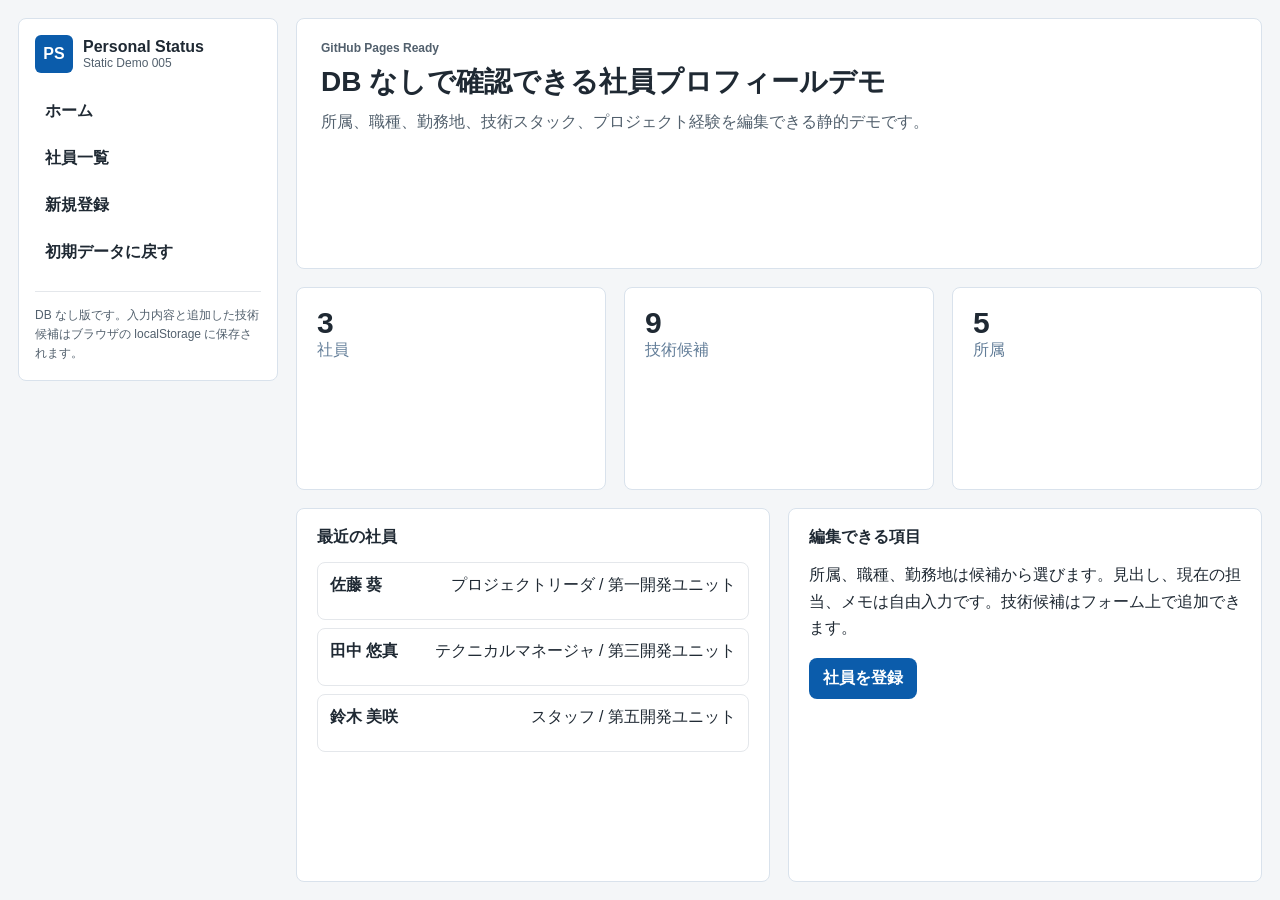
<file: index.html>
<!doctype html>
<html lang="ja">
  <head>
    <meta charset="UTF-8" />
    <meta name="viewport" content="width=device-width, initial-scale=1.0" />
    <title>Personal Status Static Demo</title>
    <script type="module" crossorigin src="./assets/index-CJeGLlDK.js"></script>
    <link rel="stylesheet" crossorigin href="./assets/index-DW9XeEGh.css">
  </head>
  <body>
    <div id="root"></div>
  </body>
</html>
</file>
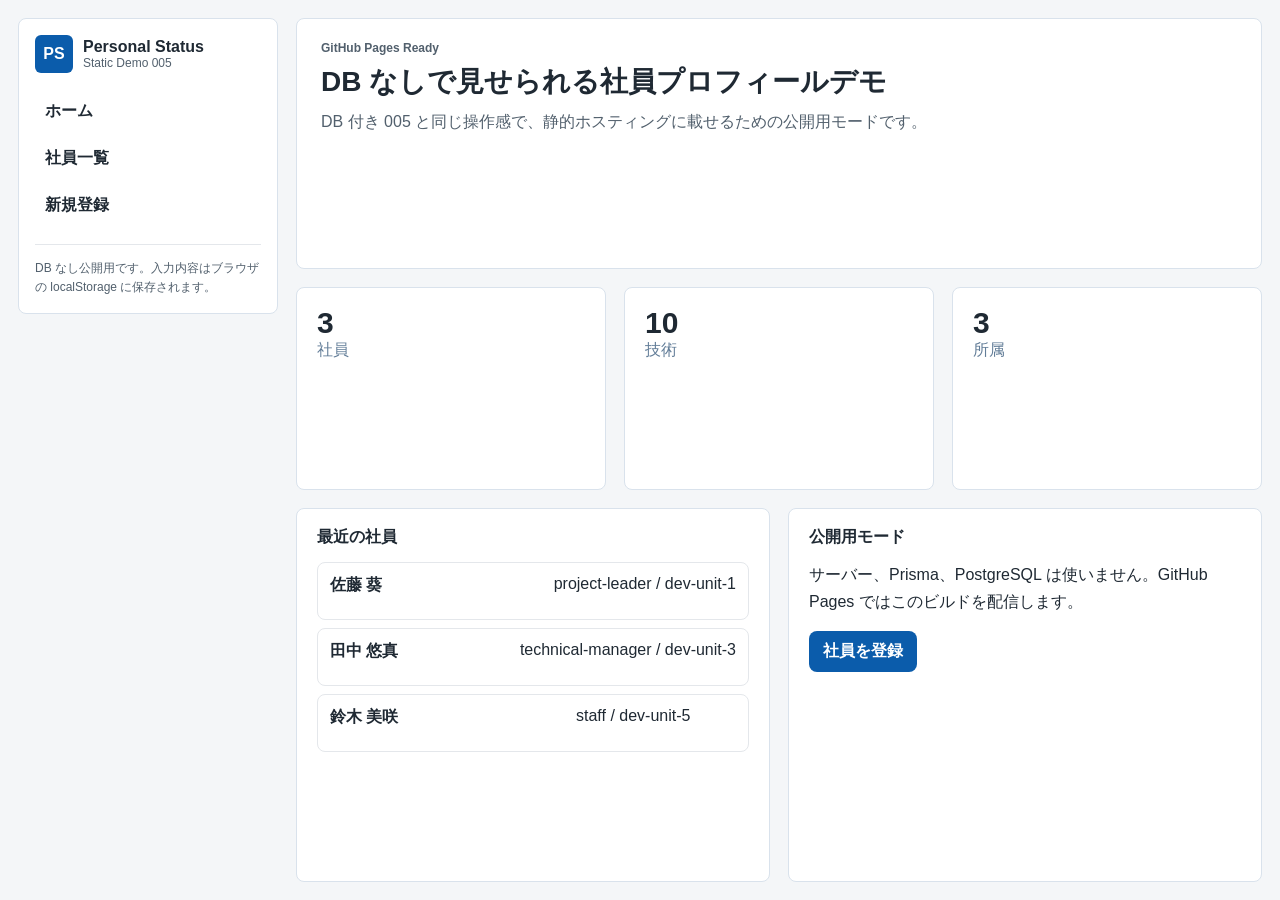
<file: PEP/index.html>
<!doctype html>
<html lang="ja">
  <head>
    <meta charset="UTF-8" />
    <meta name="viewport" content="width=device-width, initial-scale=1.0" />
    <title>Personal Status Static Demo</title>
    <script type="module" crossorigin src="./assets/index-CxDqPb6j.js"></script>
    <link rel="stylesheet" crossorigin href="./assets/index-qJK4ZUf7.css">
  </head>
  <body>
    <div id="root"></div>
  </body>
</html>
</file>
<file: assets/index-DW9XeEGh.css>
:root{color:#1f2933;background:#f4f6f8;font-family:Inter,Noto Sans JP,Yu Gothic UI,Meiryo,sans-serif}*{box-sizing:border-box}body{margin:0}a{color:inherit;text-decoration:none}button,input,select,textarea{font:inherit}.appShell{grid-template-columns:260px minmax(0,1fr);gap:18px;min-height:100vh;padding:18px;display:grid}.sideNav,.pageHeader,.panel,.metricCard,.tablePanel,.formPanel{background:#fff;border:1px solid #d9e2ec;border-radius:8px}.sideNav{align-self:start;padding:16px;position:sticky;top:18px}.brand{align-items:center;gap:10px;margin-bottom:18px;display:flex}.brandMark{color:#fff;background:#0b5cab;border-radius:6px;place-items:center;width:38px;height:38px;font-weight:800;display:grid}.brand strong,.brand span,.sideNav a,.rowButton strong,.rowButton span,.personRow strong,.personRow small,.projectItem strong,.projectItem small,.skillLine strong,.skillLine small{display:block}.brand span,.pageHeader p,.pageHeader span,small,.note,.definitionList dt{color:#52606d}.brand span,.pageHeader p,small,.note,.definitionList dt{font-size:12px}.sideNav nav{gap:6px;display:grid}.sideNav a{border-radius:8px;padding:10px;font-weight:800}.sideNav a:hover{color:#0b5cab;background:#e6f0fa}.note{border-top:1px solid #e4e7eb;margin:18px 0 0;padding-top:14px;line-height:1.6}.workArea{gap:18px;min-width:0;display:grid}.pageHeader{padding:22px 24px}.pageHeader p{margin:0 0 8px;font-weight:800}h1,h2,p{margin-top:0}h1{margin-bottom:8px;font-size:28px}h2{margin:0;font-size:16px}.pageHeader span,.panel p{line-height:1.65}.headerActions{gap:10px;margin-top:16px;display:flex}.metricGrid,.contentGrid,.profileGrid{gap:18px;display:grid}.metricGrid{grid-template-columns:repeat(3,minmax(0,1fr))}.contentGrid,.profileGrid{grid-template-columns:repeat(2,minmax(0,1fr))}.metricCard,.panel,.tablePanel,.formPanel{padding:18px 20px}.metricCard strong{font-size:30px;display:block}.metricCard span{color:#627d98}.panelTitle{margin-bottom:14px}.rowList{gap:8px;display:grid}.rowButton,.personRow,.skillLine,.projectItem{background:#fff;border:1px solid #e4e7eb;border-radius:8px;gap:10px;min-height:58px;padding:12px;display:grid}.rowButton{grid-template-columns:minmax(0,1fr) minmax(160px,auto)}.personRow{grid-template-columns:42px minmax(220px,1.3fr) minmax(140px,.6fr) minmax(180px,1fr);align-items:center}.skillLine{grid-template-columns:minmax(0,1fr) auto;align-items:center}.rowButton:hover,.personRow:hover{border-color:#0b5cab}.avatar{color:#0b5cab;background:#e6f0fa;border-radius:50%;place-items:center;width:40px;height:40px;font-weight:800;display:grid}.toolbar{grid-template-columns:minmax(0,1fr) auto;align-items:center;gap:12px;display:grid}.searchForm{grid-template-columns:minmax(0,1fr) 86px;gap:8px;display:grid}input,select,textarea{background:#fff;border:1px solid #bcccdc;border-radius:8px;width:100%;min-width:0;min-height:40px;padding:8px 10px}textarea{resize:vertical}.searchForm button,.primaryButton,.primaryLink,.secondaryLink{border-radius:8px;justify-content:center;min-height:40px;padding:10px 14px;font-weight:800;display:inline-flex}.searchForm button,.primaryButton,.primaryLink{color:#fff;background:#0b5cab;border:0}.secondaryLink{background:#fff;border:1px solid #bcccdc}.definitionList{grid-template-columns:110px minmax(0,1fr);gap:8px 18px;margin:0;display:grid}.definitionList dd{margin:0;line-height:1.65}.level{color:#0a4c86;background:#e6f0fa;border:1px solid #9ac4ef;border-radius:999px;padding:6px 10px;font-size:12px;font-weight:800}.formPanel{grid-template-columns:repeat(2,minmax(0,1fr));gap:14px;display:grid}.formPanel label{color:#334e68;gap:6px;font-size:13px;font-weight:800;display:grid}.formPanel .wide,.sectionTitle,.formActions,.skillEditor{grid-column:1/-1}.sectionTitle{border-top:1px solid #e4e7eb;padding-top:14px;font-weight:800}.formActions{justify-content:flex-end;gap:10px;display:flex}.skillEditor{gap:10px;display:grid}.skillEditRow{border:1px solid #e4e7eb;border-radius:8px;grid-template-columns:minmax(220px,1.2fr) 120px 90px 130px minmax(180px,1fr) 72px;align-items:end;gap:10px;padding:12px;display:grid}.skillNoteInput{min-width:0}.iconButton,.secondaryButton{cursor:pointer;border-radius:8px;min-height:40px;padding:8px 10px;font-weight:800}.iconButton{background:#fff;border:1px solid #bcccdc}.iconButton:disabled{color:#9aa5b1;cursor:not-allowed}.secondaryButton{background:#eef2f7;border:1px solid #d9e2ec;justify-self:start}.emptyText{color:#627d98}.backLink{color:#0b5cab;font-weight:800}.pageActions{align-items:center;gap:12px;display:flex}@media (width<=920px){.appShell,.metricGrid,.contentGrid,.profileGrid,.formPanel,.toolbar{grid-template-columns:1fr}.sideNav{position:static}.personRow,.rowButton,.skillLine,.definitionList,.searchForm,.skillEditRow{grid-template-columns:1fr}.pageActions,.formActions,.headerActions{flex-direction:column;align-items:stretch}}button{color:inherit}.sideNav button{cursor:pointer;text-align:left;background:0 0;border:0;border-radius:8px;padding:10px;font-weight:800}.sideNav button:hover{color:#0b5cab;background:#e6f0fa}.personRow,.rowButton{cursor:pointer;text-align:left}.skillCandidateBox,.projectEditor{grid-column:1/-1;gap:10px;display:grid}.skillCandidateBox{grid-template-columns:minmax(180px,1fr) minmax(180px,1fr) auto;align-items:end}.projectEditRow{border:1px solid #e4e7eb;border-radius:8px;grid-template-columns:130px minmax(170px,1fr) minmax(130px,.8fr) 110px 110px 72px;align-items:end;gap:10px;padding:12px;display:grid}.projectEditRow .wide{grid-column:span 3}.projectItem span{color:#334e68;line-height:1.6}@media (width<=920px){.skillCandidateBox,.projectEditRow{grid-template-columns:1fr}.projectEditRow .wide{grid-column:auto}}
</file>
<file: PEP/assets/index-qJK4ZUf7.css>
:root{color:#1f2933;background:#f4f6f8;font-family:Inter,Noto Sans JP,Yu Gothic UI,Meiryo,sans-serif}*{box-sizing:border-box}body{margin:0}a{color:inherit;text-decoration:none}button,input,select,textarea{font:inherit}.appShell{grid-template-columns:260px minmax(0,1fr);gap:18px;min-height:100vh;padding:18px;display:grid}.sideNav,.pageHeader,.panel,.metricCard,.tablePanel,.formPanel{background:#fff;border:1px solid #d9e2ec;border-radius:8px}.sideNav{align-self:start;padding:16px;position:sticky;top:18px}.brand{align-items:center;gap:10px;margin-bottom:18px;display:flex}.brandMark{color:#fff;background:#0b5cab;border-radius:6px;place-items:center;width:38px;height:38px;font-weight:800;display:grid}.brand strong,.brand span,.sideNav a,.rowButton strong,.rowButton span,.personRow strong,.personRow small,.projectItem strong,.projectItem small,.skillLine strong,.skillLine small{display:block}.brand span,.pageHeader p,.pageHeader span,small,.note,.definitionList dt{color:#52606d}.brand span,.pageHeader p,small,.note,.definitionList dt{font-size:12px}.sideNav nav{gap:6px;display:grid}.sideNav a{border-radius:8px;padding:10px;font-weight:800}.sideNav a:hover{color:#0b5cab;background:#e6f0fa}.note{border-top:1px solid #e4e7eb;margin:18px 0 0;padding-top:14px;line-height:1.6}.workArea{gap:18px;min-width:0;display:grid}.pageHeader{padding:22px 24px}.pageHeader p{margin:0 0 8px;font-weight:800}h1,h2,p{margin-top:0}h1{margin-bottom:8px;font-size:28px}h2{margin:0;font-size:16px}.pageHeader span,.panel p{line-height:1.65}.headerActions{gap:10px;margin-top:16px;display:flex}.metricGrid,.contentGrid,.profileGrid{gap:18px;display:grid}.metricGrid{grid-template-columns:repeat(3,minmax(0,1fr))}.contentGrid,.profileGrid{grid-template-columns:repeat(2,minmax(0,1fr))}.metricCard,.panel,.tablePanel,.formPanel{padding:18px 20px}.metricCard strong{font-size:30px;display:block}.metricCard span{color:#627d98}.panelTitle{margin-bottom:14px}.rowList{gap:8px;display:grid}.rowButton,.personRow,.skillLine,.projectItem{background:#fff;border:1px solid #e4e7eb;border-radius:8px;gap:10px;min-height:58px;padding:12px;display:grid}.rowButton{grid-template-columns:minmax(0,1fr) minmax(160px,auto)}.personRow{grid-template-columns:42px minmax(220px,1.3fr) minmax(140px,.6fr) minmax(180px,1fr);align-items:center}.skillLine{grid-template-columns:minmax(0,1fr) auto;align-items:center}.rowButton:hover,.personRow:hover{border-color:#0b5cab}.avatar{color:#0b5cab;background:#e6f0fa;border-radius:50%;place-items:center;width:40px;height:40px;font-weight:800;display:grid}.toolbar{grid-template-columns:minmax(0,1fr) auto;align-items:center;gap:12px;display:grid}.searchForm{grid-template-columns:minmax(0,1fr) 86px;gap:8px;display:grid}input,select,textarea{background:#fff;border:1px solid #bcccdc;border-radius:8px;width:100%;min-width:0;min-height:40px;padding:8px 10px}textarea{resize:vertical}.searchForm button,.primaryButton,.primaryLink,.secondaryLink{border-radius:8px;justify-content:center;min-height:40px;padding:10px 14px;font-weight:800;display:inline-flex}.searchForm button,.primaryButton,.primaryLink{color:#fff;background:#0b5cab;border:0}.secondaryLink{background:#fff;border:1px solid #bcccdc}.definitionList{grid-template-columns:110px minmax(0,1fr);gap:8px 18px;margin:0;display:grid}.definitionList dd{margin:0;line-height:1.65}.level{color:#0a4c86;background:#e6f0fa;border:1px solid #9ac4ef;border-radius:999px;padding:6px 10px;font-size:12px;font-weight:800}.formPanel{grid-template-columns:repeat(2,minmax(0,1fr));gap:14px;display:grid}.formPanel label{color:#334e68;gap:6px;font-size:13px;font-weight:800;display:grid}.formPanel .wide,.sectionTitle,.formActions,.skillEditor{grid-column:1/-1}.sectionTitle{border-top:1px solid #e4e7eb;padding-top:14px;font-weight:800}.formActions{justify-content:flex-end;gap:10px;display:flex}.skillEditor{gap:10px;display:grid}.skillEditRow{border:1px solid #e4e7eb;border-radius:8px;grid-template-columns:minmax(220px,1.2fr) 120px 90px 130px minmax(180px,1fr) 72px;align-items:end;gap:10px;padding:12px;display:grid}.skillNoteInput{min-width:0}.iconButton,.secondaryButton{cursor:pointer;border-radius:8px;min-height:40px;padding:8px 10px;font-weight:800}.iconButton{background:#fff;border:1px solid #bcccdc}.iconButton:disabled{color:#9aa5b1;cursor:not-allowed}.secondaryButton{background:#eef2f7;border:1px solid #d9e2ec;justify-self:start}.emptyText{color:#627d98}.backLink{color:#0b5cab;font-weight:800}.pageActions{align-items:center;gap:12px;display:flex}@media (width<=920px){.appShell,.metricGrid,.contentGrid,.profileGrid,.formPanel,.toolbar{grid-template-columns:1fr}.sideNav{position:static}.personRow,.rowButton,.skillLine,.definitionList,.searchForm,.skillEditRow{grid-template-columns:1fr}.pageActions,.formActions,.headerActions{flex-direction:column;align-items:stretch}}button{color:inherit}.sideNav button{cursor:pointer;text-align:left;background:0 0;border:0;border-radius:8px;padding:10px;font-weight:800}.sideNav button:hover{color:#0b5cab;background:#e6f0fa}.personRow,.rowButton{cursor:pointer;text-align:left}
</file>
